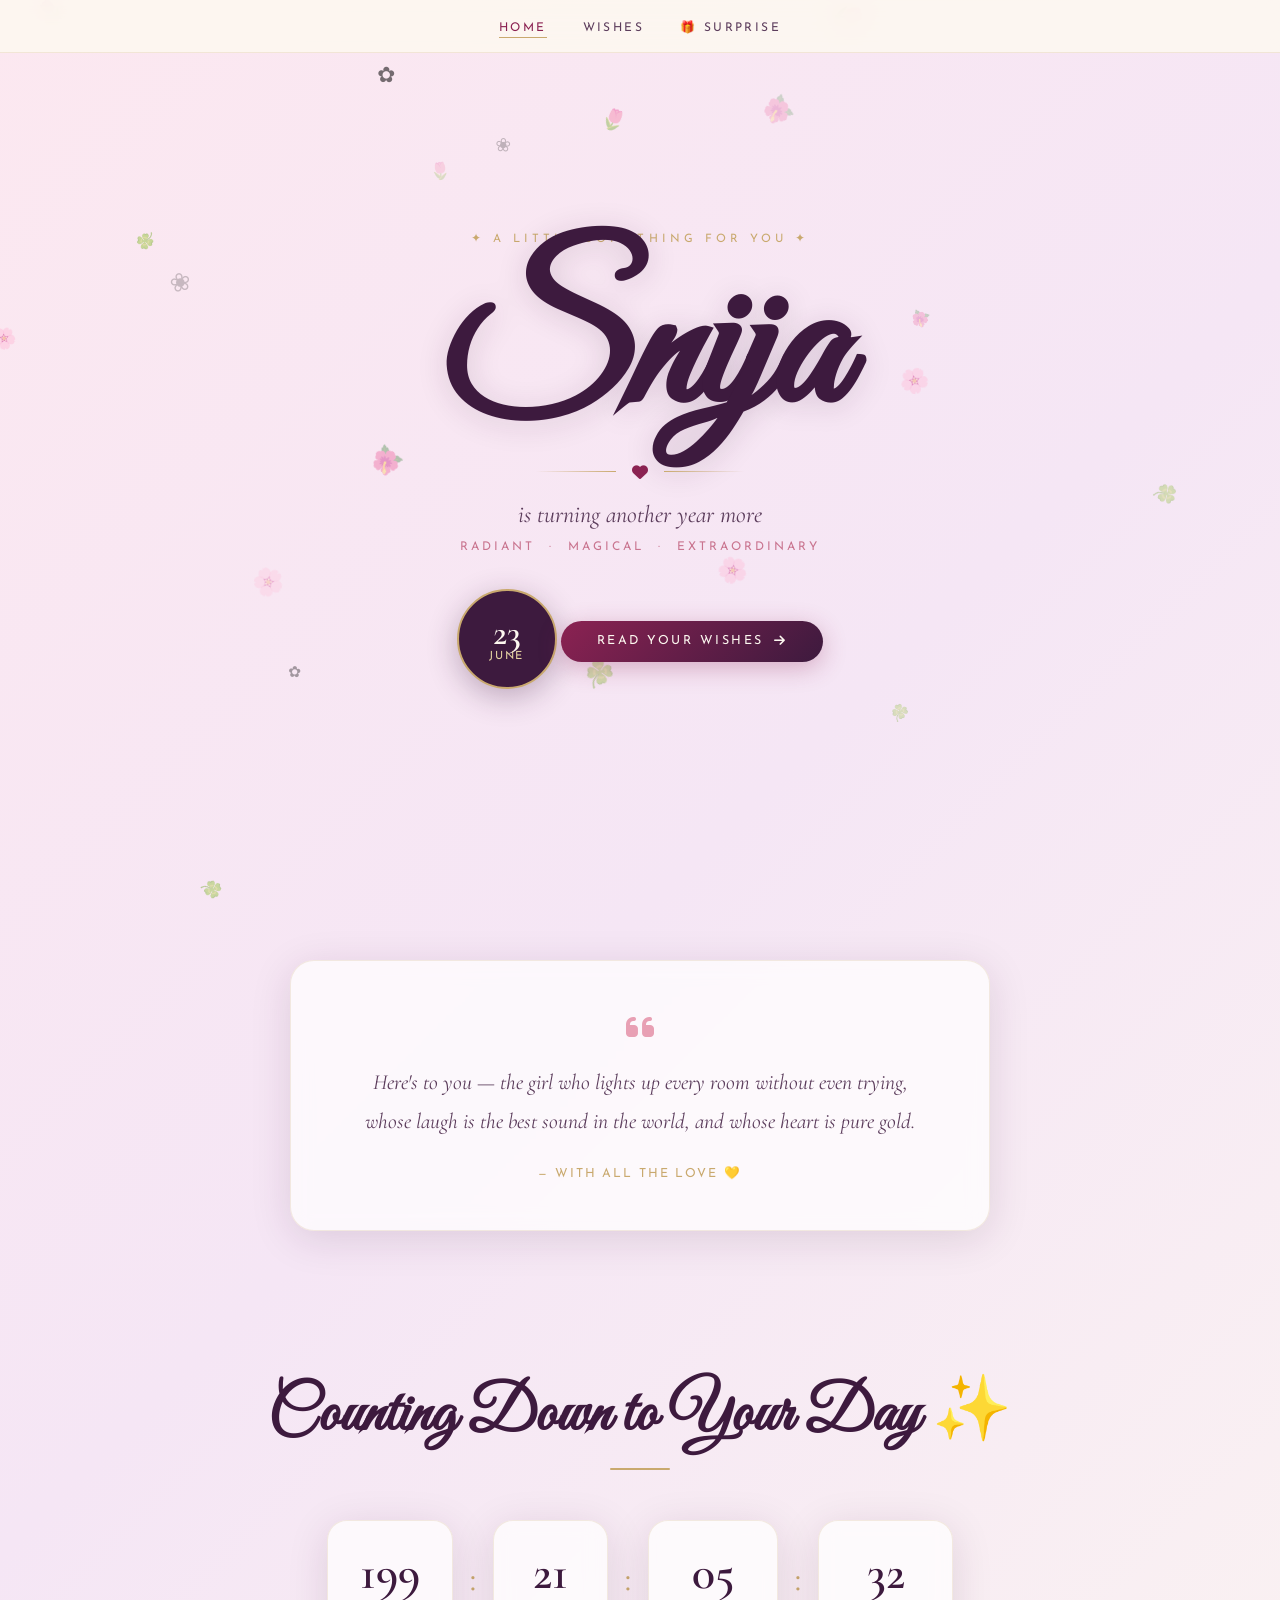
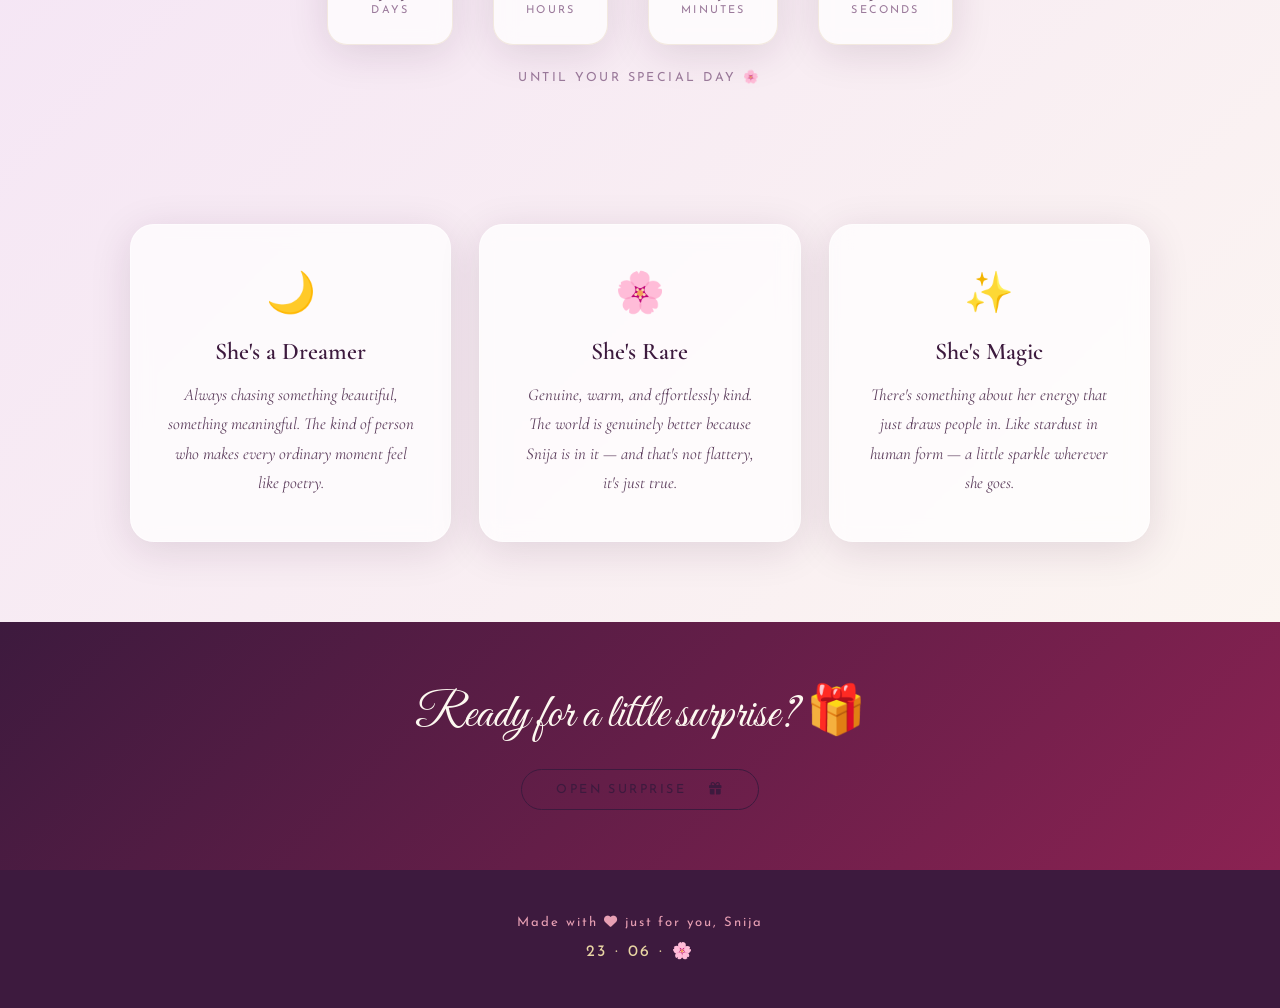
<file: index.html>
<!DOCTYPE html>
<html lang="en">
<head>
  <meta charset="UTF-8" />
  <meta name="viewport" content="width=device-width, initial-scale=1.0"/>
  <title>Happy Birthday Snija 🌸</title>
  <link rel="stylesheet" href="css/style.css" />
  <link rel="preconnect" href="https://fonts.googleapis.com" />
  <link rel="preconnect" href="https://fonts.gstatic.com" crossorigin />
  <link href="https://fonts.googleapis.com/css2?family=Cormorant+Garamond:ital,wght@0,300;0,400;0,600;1,300;1,400&family=Josefin+Sans:wght@200;300;400&family=Great+Vibes&display=swap" rel="stylesheet"/>
  <link rel="stylesheet" href="https://cdn.jsdelivr.net/npm/@fortawesome/fontawesome-free@6.4.0/css/all.min.css"/>
</head>
<body>

  <!-- Floating petals canvas -->
  <canvas id="petals-canvas"></canvas>

  <!-- NAV -->
  <nav class="nav">
    <ul>
      <li><a href="index.html" class="active">Home</a></li>
      <li><a href="wishes.html">Wishes</a></li>
      <li><a href="surprise.html">🎁 Surprise</a></li>
    </ul>
  </nav>

  <!-- HERO SECTION -->
  <header class="hero" id="home">
    <div class="hero__deco hero__deco--left">
      <div class="petal-cluster" id="left-cluster"></div>
    </div>

    <div class="hero__center">
      <p class="hero__label">✦ a little something for you ✦</p>
      <h1 class="hero__name">Snija</h1>
      <div class="hero__divider">
        <span></span><i class="fa-solid fa-heart"></i><span></span>
      </div>
      <p class="hero__subtitle">is turning another year more</p>
      <p class="hero__adjectives">radiant &nbsp;·&nbsp; magical &nbsp;·&nbsp; extraordinary</p>
      <div class="hero__date-badge">
        <span class="date-badge__day">23</span>
        <span class="date-badge__month">June</span>
      </div>
      <a href="wishes.html" class="btn-main">Read Your Wishes <i class="fa-solid fa-arrow-right"></i></a>
    </div>

    <div class="hero__deco hero__deco--right">
      <div class="petal-cluster" id="right-cluster"></div>
    </div>
  </header>

  <!-- QUOTE SECTION -->
  <section class="quote-section">
    <div class="quote-card">
      <i class="fa-solid fa-quote-left quote-icon"></i>
      <p class="quote-text">Here's to you — the girl who lights up every room without even trying, whose laugh is the best sound in the world, and whose heart is pure gold.</p>
      <p class="quote-author">— with all the love 💛</p>
    </div>
  </section>

  <!-- COUNTDOWN SECTION -->
  <section class="countdown-section">
    <h2 class="section-title">Counting Down to Your Day ✨</h2>
    <div class="countdown-grid" id="countdown">
      <div class="countdown-item">
        <span class="countdown-num" id="days">00</span>
        <span class="countdown-label">Days</span>
      </div>
      <div class="countdown-sep">:</div>
      <div class="countdown-item">
        <span class="countdown-num" id="hours">00</span>
        <span class="countdown-label">Hours</span>
      </div>
      <div class="countdown-sep">:</div>
      <div class="countdown-item">
        <span class="countdown-num" id="minutes">00</span>
        <span class="countdown-label">Minutes</span>
      </div>
      <div class="countdown-sep">:</div>
      <div class="countdown-item">
        <span class="countdown-num" id="seconds">00</span>
        <span class="countdown-label">Seconds</span>
      </div>
    </div>
    <p class="countdown-sub" id="countdown-sub">until your special day 🌸</p>
  </section>

  <!-- ABOUT SNIJA SECTION -->
  <section class="about-section">
    <div class="about-card">
      <div class="about-icon">🌙</div>
      <h3>She's a Dreamer</h3>
      <p>Always chasing something beautiful, something meaningful. The kind of person who makes every ordinary moment feel like poetry.</p>
    </div>
    <div class="about-card">
      <div class="about-icon">🌸</div>
      <h3>She's Rare</h3>
      <p>Genuine, warm, and effortlessly kind. The world is genuinely better because Snija is in it — and that's not flattery, it's just true.</p>
    </div>
    <div class="about-card">
      <div class="about-icon">✨</div>
      <h3>She's Magic</h3>
      <p>There's something about her energy that just draws people in. Like stardust in human form — a little sparkle wherever she goes.</p>
    </div>
  </section>

  <!-- CTA STRIP -->
  <section class="cta-strip">
    <p>Ready for a little surprise? 🎁</p>
    <a href="surprise.html" class="btn-secondary">Open Surprise &nbsp;<i class="fa-solid fa-gift"></i></a>
  </section>

  <!-- FOOTER -->
  <footer class="footer">
    <p>Made with <i class="fa-solid fa-heart" style="color:#e8a0b4;"></i> just for you, Snija</p>
    <p class="footer-date">23 · 06 · 🌸</p>
  </footer>

  <script src="js/petals.js"></script>
  <script src="js/countdown.js"></script>
</body>
</html>
</file>
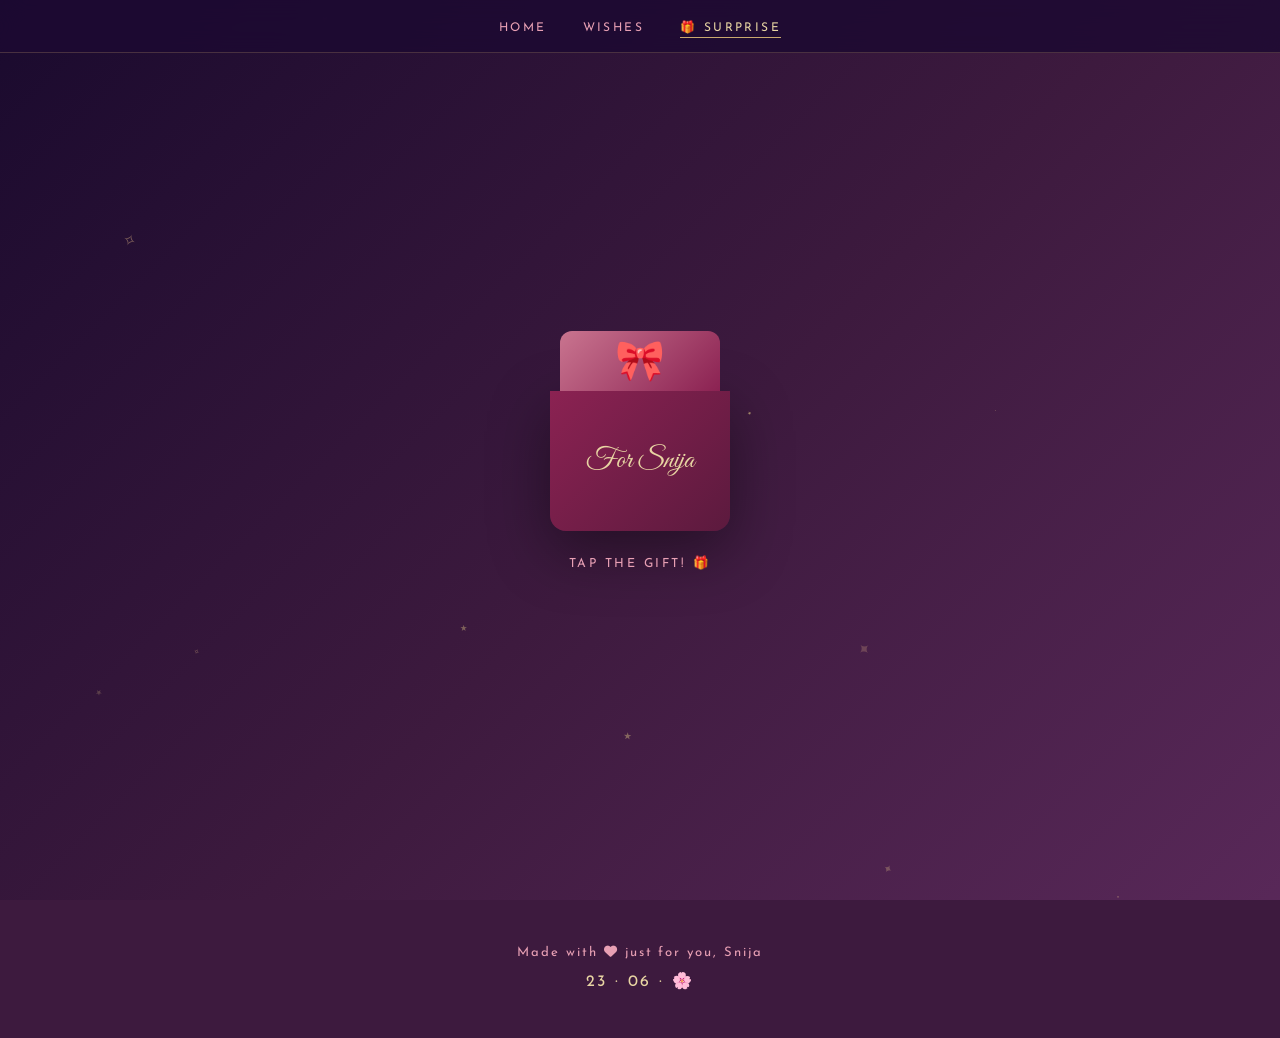
<file: surprise.html>
<!DOCTYPE html>
<html lang="en">
<head>
  <meta charset="UTF-8" />
  <meta name="viewport" content="width=device-width, initial-scale=1.0"/>
  <title>A Surprise for Snija 🎁</title>
  <link rel="stylesheet" href="css/style.css" />
  <link href="https://fonts.googleapis.com/css2?family=Cormorant+Garamond:ital,wght@0,300;0,400;0,600;1,300;1,400&family=Josefin+Sans:wght@200;300;400&family=Great+Vibes&display=swap" rel="stylesheet"/>
  <link rel="stylesheet" href="https://cdn.jsdelivr.net/npm/@fortawesome/fontawesome-free@6.4.0/css/all.min.css"/>
</head>
<body class="page-surprise">

  <canvas id="petals-canvas"></canvas>
  <canvas id="confetti-canvas"></canvas>

  <!-- NAV -->
  <nav class="nav">
    <ul>
      <li><a href="index.html">Home</a></li>
      <li><a href="wishes.html">Wishes</a></li>
      <li><a href="surprise.html" class="active">🎁 Surprise</a></li>
    </ul>
  </nav>

  <!-- SURPRISE REVEAL -->
  <section class="surprise-section" id="surprise-intro">
    <div class="surprise-box" id="gift-box">
      <div class="gift-lid" id="gift-lid">
        <div class="gift-bow">🎀</div>
      </div>
      <div class="gift-base">
        <p class="gift-label">For Snija</p>
      </div>
      <p class="gift-hint">Tap the gift! 🎁</p>
    </div>
  </section>

  <!-- REVEALED CONTENT (hidden until gift opened) -->
  <div class="surprise-reveal hidden" id="reveal-content">

    <!-- BIRTHDAY SONG / CAKE -->
    <section class="cake-section">
      <div class="cake-container">
        <div class="cake">
          <div class="cake-candles">
            <div class="candle"><div class="flame"></div></div>
            <div class="candle"><div class="flame"></div></div>
            <div class="candle"><div class="flame"></div></div>
          </div>
          <div class="cake-top">🌸</div>
          <div class="cake-layer layer1"></div>
          <div class="cake-layer layer2"></div>
          <div class="cake-layer layer3"></div>
        </div>
        <h2 class="cake-title">Happy Birthday, Snija! 🎂</h2>
        <p class="cake-sub">Blow out the candles and make a wish ✨</p>
        <button class="btn-candle" id="blow-btn">🌬️ Blow Candles!</button>
      </div>
    </section>

    <!-- REASONS WHY YOU'RE AMAZING -->
    <section class="reasons-section">
      <h2 class="section-title">Reasons You're Amazing 💫</h2>
      <div class="reasons-carousel" id="reasons-carousel">
        <div class="reason-slide active">
          <span class="reason-num">01</span>
          <p>You make people feel seen and heard without even trying.</p>
        </div>
        <div class="reason-slide">
          <span class="reason-num">02</span>
          <p>Your laugh is genuinely contagious — the best kind of infection.</p>
        </div>
        <div class="reason-slide">
          <span class="reason-num">03</span>
          <p>You somehow manage to be both hilarious and deeply wise at the same time.</p>
        </div>
        <div class="reason-slide">
          <span class="reason-num">04</span>
          <p>The way you show up for people you care about is truly inspiring.</p>
        </div>
        <div class="reason-slide">
          <span class="reason-num">05</span>
          <p>Your aesthetic sense is *chef's kiss* — you make everything look beautiful.</p>
        </div>
        <div class="reason-slide">
          <span class="reason-num">06</span>
          <p>You have a kind of quiet strength that moves mountains without making a fuss.</p>
        </div>
        <div class="reason-slide">
          <span class="reason-num">07</span>
          <p>Knowing you is one of the best things that has happened. No question.</p>
        </div>
      </div>
      <div class="carousel-controls">
        <button class="carousel-btn" id="prev-reason">← Prev</button>
        <span class="carousel-dots" id="reason-dots"></span>
        <button class="carousel-btn" id="next-reason">Next →</button>
      </div>
    </section>

    <!-- VIRTUAL GIFT -->
    <section class="virtual-gift-section">
      <h2 class="section-title">Your Virtual Birthday Gift 🎁</h2>
      <div class="gift-grid">
        <div class="vgift-card" onclick="openGift(this)">
          <div class="vgift-front">🌹<p>A rose</p></div>
          <div class="vgift-back">A reminder that you bloom beautifully even through the hardest seasons. 🌹</div>
        </div>
        <div class="vgift-card" onclick="openGift(this)">
          <div class="vgift-front">⭐<p>A star</p></div>
          <div class="vgift-back">Named after you — because you deserve to shine in the sky forever. ⭐</div>
        </div>
        <div class="vgift-card" onclick="openGift(this)">
          <div class="vgift-front">🌙<p>A wish</p></div>
          <div class="vgift-back">The deepest wish: may this year be the beginning of everything you've ever dreamed of. 🌙</div>
        </div>
        <div class="vgift-card" onclick="openGift(this)">
          <div class="vgift-front">💛<p>A hug</p></div>
          <div class="vgift-back">A warm, tight, "I'm so glad you exist" kind of hug — sent with love. 💛</div>
        </div>
      </div>
    </section>

    <!-- FINAL MESSAGE -->
    <section class="final-message">
      <div class="final-card">
        <h2>One Last Thing... 🥺</h2>
        <p>However this year treats you — whether it's messy, beautiful, confusing, or magical — just know that you are deeply, genuinely loved. And that will never change.</p>
        <p>Happy Birthday, Snija. You deserve every wonderful thing. 🌸✨</p>
        <div class="confetti-btn-wrap">
          <button class="btn-main" onclick="launchConfetti()">🎊 Celebrate!</button>
        </div>
      </div>
    </section>

  </div>

  <footer class="footer">
    <p>Made with <i class="fa-solid fa-heart" style="color:#e8a0b4;"></i> just for you, Snija</p>
    <p class="footer-date">23 · 06 · 🌸</p>
  </footer>

  <script src="js/petals.js"></script>
  <script src="js/confetti.js"></script>
  <script src="js/surprise.js"></script>
</body>
</html>
</file>
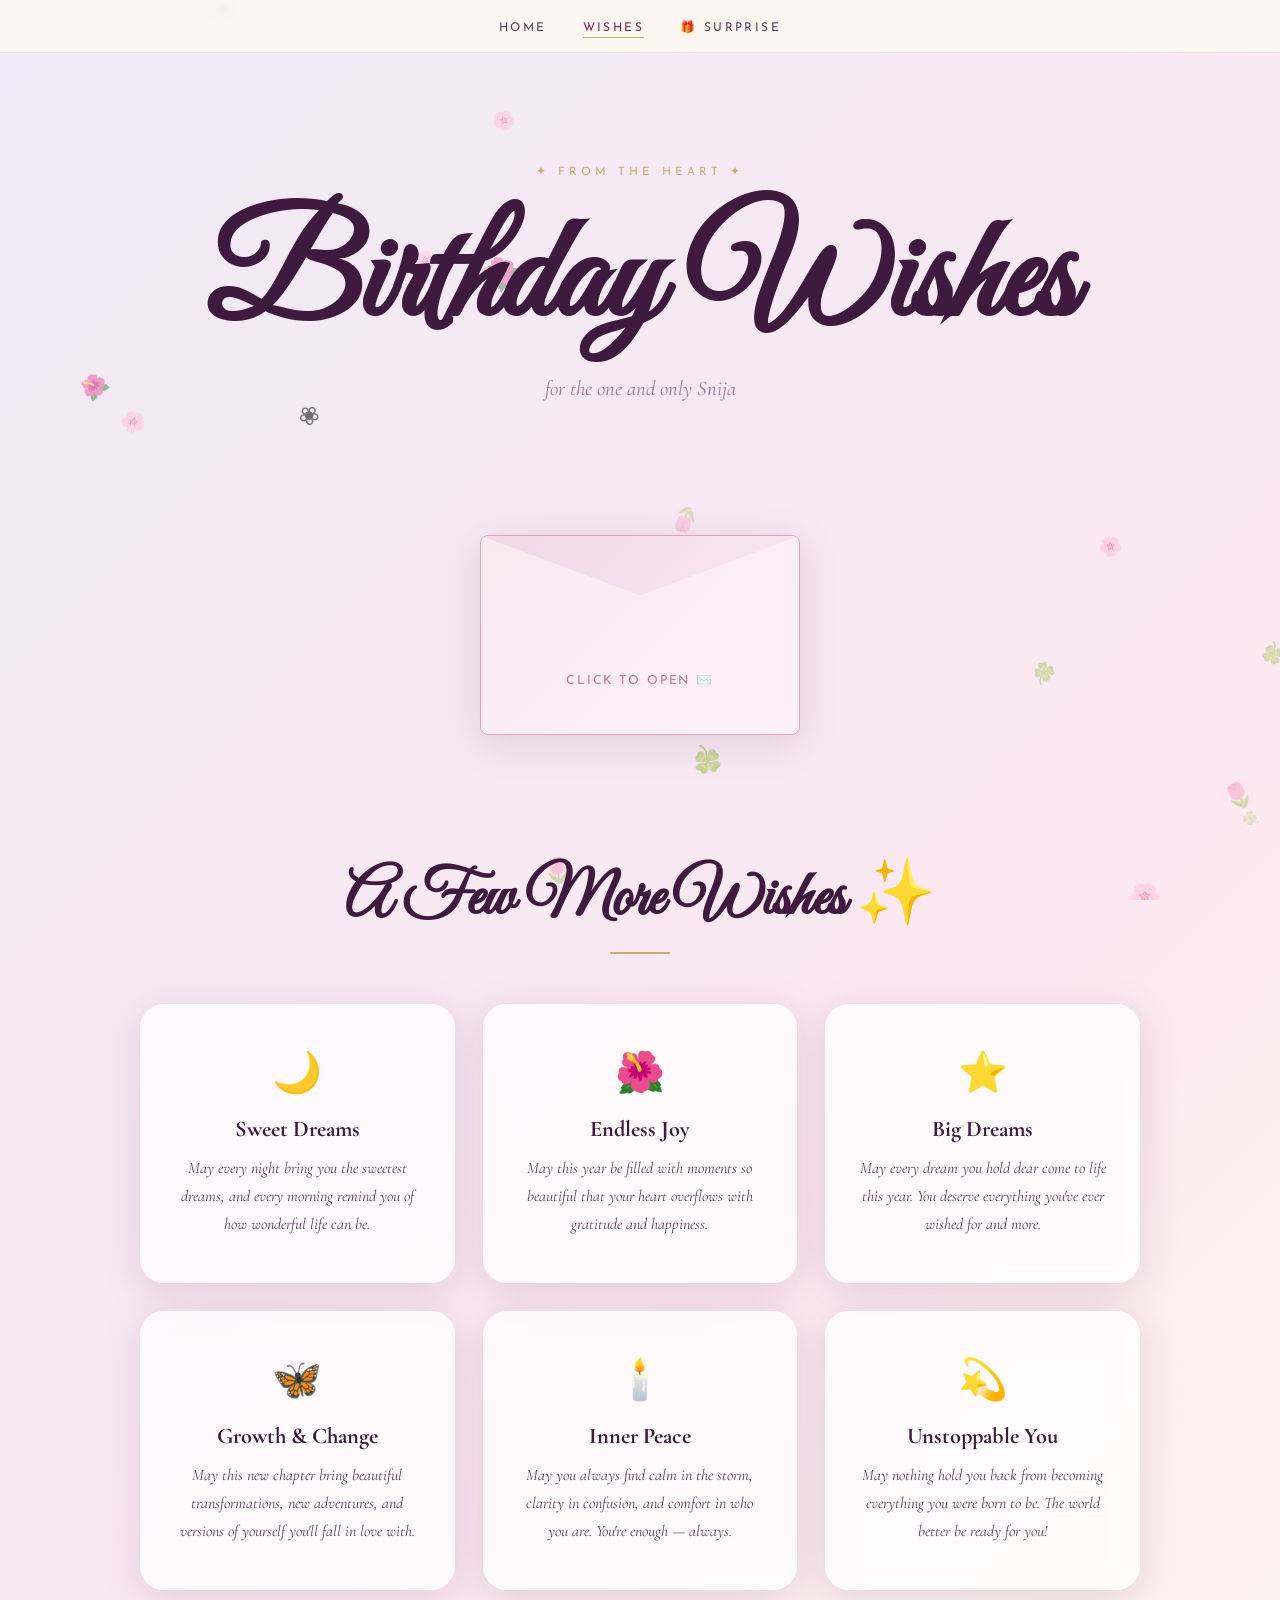
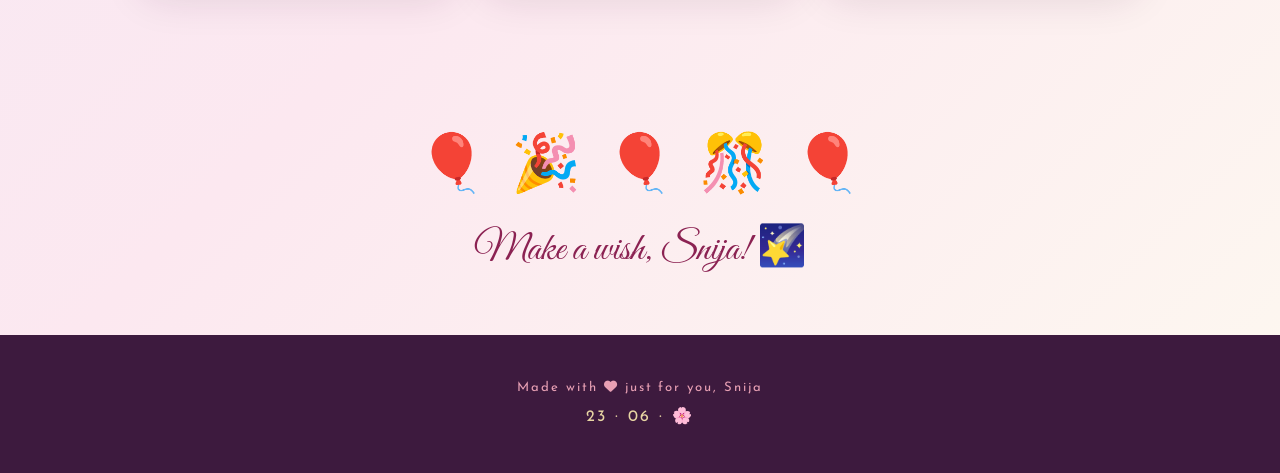
<file: wishes.html>
<!DOCTYPE html>
<html lang="en">
<head>
  <meta charset="UTF-8" />
  <meta name="viewport" content="width=device-width, initial-scale=1.0"/>
  <title>Wishes for Snija 🌸</title>
  <link rel="stylesheet" href="css/style.css" />
  <link href="https://fonts.googleapis.com/css2?family=Cormorant+Garamond:ital,wght@0,300;0,400;0,600;1,300;1,400&family=Josefin+Sans:wght@200;300;400&family=Great+Vibes&display=swap" rel="stylesheet"/>
  <link rel="stylesheet" href="https://cdn.jsdelivr.net/npm/@fortawesome/fontawesome-free@6.4.0/css/all.min.css"/>
</head>
<body class="page-wishes">

  <canvas id="petals-canvas"></canvas>

  <!-- NAV -->
  <nav class="nav">
    <ul>
      <li><a href="index.html">Home</a></li>
      <li><a href="wishes.html" class="active">Wishes</a></li>
      <li><a href="surprise.html">🎁 Surprise</a></li>
    </ul>
  </nav>

  <!-- PAGE HERO -->
  <header class="page-hero">
    <p class="hero__label">✦ from the heart ✦</p>
    <h1 class="page-hero__title">Birthday Wishes</h1>
    <p class="page-hero__sub">for the one and only Snija</p>
  </header>

  <!-- LETTER SECTION -->
  <section class="letter-section">
    <div class="letter-envelope" id="envelope">
      <div class="envelope-flap"></div>
      <div class="envelope-body">
        <p class="envelope-hint">Click to open ✉️</p>
      </div>
    </div>

    <div class="letter-content hidden" id="letter">
      <div class="letter-paper">
        <p class="letter-date">June 23rd 🌸</p>
        <p class="letter-greeting">Dear Snija,</p>
        <p>There are some people who come into your life and just make everything brighter. You're one of those people — and I want you to know how much that means.</p>
        <p>On this birthday, I hope the universe gives you back even a fraction of what you give to everyone around you. You deserve mornings full of light, evenings full of laughter, and a year so beautiful it takes your breath away.</p>
        <p>May every wish you've ever kept secret finally find its way to you. May you be loved deeply, celebrated loudly, and held close by the people who matter most.</p>
        <p>You are one of a kind, Snija. Genuinely, truly, irreplaceably <em>you</em>. And that is the most magical thing in the world.</p>
        <p>Happy Birthday, gorgeous. 🎂✨</p>
        <p class="letter-sign">With so much love,<br/><span>Your friend who made this website 🥺💛</span></p>
      </div>
    </div>
  </section>

  <!-- WISHES CARDS -->
  <section class="wishes-grid-section">
    <h2 class="section-title">A Few More Wishes ✨</h2>
    <div class="wishes-grid">

      <div class="wish-card" style="--delay:0s">
        <div class="wish-icon">🌙</div>
        <h3>Sweet Dreams</h3>
        <p>May every night bring you the sweetest dreams, and every morning remind you of how wonderful life can be.</p>
      </div>

      <div class="wish-card" style="--delay:0.1s">
        <div class="wish-icon">🌺</div>
        <h3>Endless Joy</h3>
        <p>May this year be filled with moments so beautiful that your heart overflows with gratitude and happiness.</p>
      </div>

      <div class="wish-card" style="--delay:0.2s">
        <div class="wish-icon">⭐</div>
        <h3>Big Dreams</h3>
        <p>May every dream you hold dear come to life this year. You deserve everything you've ever wished for and more.</p>
      </div>

      <div class="wish-card" style="--delay:0.3s">
        <div class="wish-icon">🦋</div>
        <h3>Growth & Change</h3>
        <p>May this new chapter bring beautiful transformations, new adventures, and versions of yourself you'll fall in love with.</p>
      </div>

      <div class="wish-card" style="--delay:0.4s">
        <div class="wish-icon">🕯️</div>
        <h3>Inner Peace</h3>
        <p>May you always find calm in the storm, clarity in confusion, and comfort in who you are. You're enough — always.</p>
      </div>

      <div class="wish-card" style="--delay:0.5s">
        <div class="wish-icon">💫</div>
        <h3>Unstoppable You</h3>
        <p>May nothing hold you back from becoming everything you were born to be. The world better be ready for you!</p>
      </div>

    </div>
  </section>

  <!-- BALLOON SECTION -->
  <section class="balloon-section">
    <div class="balloons">
      <div class="balloon b1">🎈</div>
      <div class="balloon b2">🎉</div>
      <div class="balloon b3">🎈</div>
      <div class="balloon b4">🎊</div>
      <div class="balloon b5">🎈</div>
    </div>
    <p class="balloon-text">Make a wish, Snija! 🌠</p>
  </section>

  <footer class="footer">
    <p>Made with <i class="fa-solid fa-heart" style="color:#e8a0b4;"></i> just for you, Snija</p>
    <p class="footer-date">23 · 06 · 🌸</p>
  </footer>

  <script src="js/petals.js"></script>
  <script>
    // Envelope open effect
    const envelope = document.getElementById('envelope');
    const letter = document.getElementById('letter');
    envelope.addEventListener('click', () => {
      envelope.classList.add('open');
      setTimeout(() => {
        envelope.style.display = 'none';
        letter.classList.remove('hidden');
        letter.classList.add('fade-in');
      }, 800);
    });
  </script>
</body>
</html>
</file>
<file: css/style.css>
/* ============================================
   SNIJA'S BIRTHDAY — AESTHETIC CSS
   Theme: Romantic Dark Botanical
   Colors: Deep plum, dusty rose, warm cream, gold
   Vibe: Elegant, moody, whimsical
   ============================================ */

@import url('https://fonts.googleapis.com/css2?family=Cormorant+Garamond:ital,wght@0,300;0,400;0,600;1,300;1,400&family=Josefin+Sans:wght@200;300;400&family=Great+Vibes&display=swap');

/* ============ CSS VARIABLES ============ */
:root {
  --plum: #3d1a3e;
  --deep-rose: #8b2252;
  --dusty-rose: #c9748f;
  --blush: #e8a0b4;
  --pale-blush: #fce8f0;
  --cream: #fdf8f0;
  --warm-gold: #c9a96e;
  --soft-gold: #e8d5a3;
  --dark-text: #2a1a2e;
  --mid-text: #5c3d5c;
  --light-text: #9b7a9b;
  --white: #ffffff;
  --card-bg: rgba(255,255,255,0.72);
  --glass: rgba(255,255,255,0.15);
  --shadow: 0 8px 40px rgba(61,26,62,0.13);
  --shadow-hover: 0 20px 60px rgba(61,26,62,0.22);

  --font-serif: 'Cormorant Garamond', Georgia, serif;
  --font-sans: 'Josefin Sans', sans-serif;
  --font-script: 'Great Vibes', cursive;
}

/* ============ RESET ============ */
*, *::before, *::after {
  margin: 0;
  padding: 0;
  box-sizing: border-box;
}

html {
  scroll-behavior: smooth;
  font-size: 16px;
}

body {
  font-family: var(--font-serif);
  background: linear-gradient(135deg, #fce8f0 0%, #f5e6f5 40%, #fdf8f0 100%);
  min-height: 100vh;
  color: var(--dark-text);
  overflow-x: hidden;
}

/* Page-specific backgrounds */
body.page-wishes {
  background: linear-gradient(135deg, #f0eaf8 0%, #fce8f0 60%, #fdf8f0 100%);
}
body.page-surprise {
  background: linear-gradient(135deg, #1a0a2e 0%, #3d1a3e 50%, #5c2a5c 100%);
  color: var(--cream);
}
body.page-gallery {
  background: linear-gradient(135deg, #fdf8f0 0%, #fce8f0 50%, #f5e6f5 100%);
}

/* ============ CANVAS (petals + confetti) ============ */
#petals-canvas,
#confetti-canvas {
  position: fixed;
  top: 0; left: 0;
  width: 100%; height: 100%;
  pointer-events: none;
  z-index: 0;
}
#confetti-canvas { z-index: 999; }

/* ============ NAVIGATION ============ */
.nav {
  position: fixed;
  top: 0; left: 0; right: 0;
  z-index: 100;
  padding: 16px 40px;
  display: flex;
  justify-content: center;
  background: rgba(253,248,240,0.85);
  backdrop-filter: blur(12px);
  -webkit-backdrop-filter: blur(12px);
  border-bottom: 1px solid rgba(201,164,110,0.2);
}

body.page-surprise .nav {
  background: rgba(29,10,50,0.85);
  border-bottom: 1px solid rgba(201,164,110,0.25);
}

.nav ul {
  list-style: none;
  display: flex;
  gap: 36px;
  align-items: center;
}

.nav a {
  font-family: var(--font-sans);
  font-size: 0.75rem;
  letter-spacing: 0.2em;
  text-transform: uppercase;
  text-decoration: none;
  color: var(--mid-text);
  transition: color 0.3s;
  position: relative;
  padding-bottom: 4px;
}

.nav a::after {
  content: '';
  position: absolute;
  bottom: 0; left: 0;
  width: 0; height: 1px;
  background: var(--warm-gold);
  transition: width 0.3s ease;
}

.nav a:hover,
.nav a.active {
  color: var(--deep-rose);
}
.nav a:hover::after,
.nav a.active::after {
  width: 100%;
}

body.page-surprise .nav a {
  color: var(--blush);
}
body.page-surprise .nav a:hover,
body.page-surprise .nav a.active {
  color: var(--soft-gold);
}

/* ============ HERO ============ */
.hero {
  min-height: 100vh;
  display: flex;
  align-items: center;
  justify-content: center;
  padding: 120px 40px 60px;
  position: relative;
  overflow: hidden;
}

.hero__center {
  text-align: center;
  z-index: 1;
  position: relative;
}

.hero__label {
  font-family: var(--font-sans);
  font-size: 0.72rem;
  letter-spacing: 0.35em;
  text-transform: uppercase;
  color: var(--warm-gold);
  margin-bottom: 24px;
}

.hero__name {
  font-family: var(--font-script);
  font-size: clamp(6rem, 16vw, 14rem);
  line-height: 0.85;
  color: var(--plum);
  text-shadow: 0 4px 30px rgba(61,26,62,0.15);
  margin-bottom: 20px;
}

.hero__divider {
  display: flex;
  align-items: center;
  gap: 16px;
  justify-content: center;
  margin: 20px 0;
}

.hero__divider span {
  display: block;
  height: 1px;
  width: 80px;
  background: linear-gradient(90deg, transparent, var(--warm-gold));
}
.hero__divider span:last-child {
  background: linear-gradient(90deg, var(--warm-gold), transparent);
}

.hero__divider i {
  color: var(--deep-rose);
  font-size: 1rem;
  animation: heartbeat 1.5s ease-in-out infinite;
}

@keyframes heartbeat {
  0%, 100% { transform: scale(1); }
  50% { transform: scale(1.25); }
}

.hero__subtitle {
  font-family: var(--font-serif);
  font-size: clamp(1.1rem, 2.5vw, 1.5rem);
  font-style: italic;
  color: var(--mid-text);
  margin-bottom: 12px;
}

.hero__adjectives {
  font-family: var(--font-sans);
  font-size: 0.75rem;
  letter-spacing: 0.25em;
  text-transform: uppercase;
  color: var(--dusty-rose);
  margin-bottom: 36px;
}

.hero__date-badge {
  display: inline-flex;
  flex-direction: column;
  align-items: center;
  background: var(--plum);
  color: var(--cream);
  border-radius: 50%;
  width: 100px; height: 100px;
  justify-content: center;
  margin: 0 auto 40px;
  box-shadow: 0 8px 30px rgba(61,26,62,0.3);
  border: 2px solid var(--warm-gold);
}

.date-badge__day {
  font-family: var(--font-serif);
  font-size: 2.2rem;
  font-weight: 600;
  line-height: 1;
}
.date-badge__month {
  font-family: var(--font-sans);
  font-size: 0.7rem;
  letter-spacing: 0.15em;
  text-transform: uppercase;
  color: var(--soft-gold);
}

.hero__deco {
  position: absolute;
  top: 50%;
  transform: translateY(-50%);
  opacity: 0.6;
  font-size: 4rem;
  display: flex;
  flex-direction: column;
  gap: 20px;
}
.hero__deco--left { left: 40px; }
.hero__deco--right { right: 40px; }

/* ============ BUTTONS ============ */
.btn-main {
  display: inline-flex;
  align-items: center;
  gap: 10px;
  background: linear-gradient(135deg, var(--deep-rose), var(--plum));
  color: var(--cream);
  text-decoration: none;
  font-family: var(--font-sans);
  font-size: 0.78rem;
  letter-spacing: 0.2em;
  text-transform: uppercase;
  padding: 14px 36px;
  border-radius: 50px;
  border: none;
  cursor: pointer;
  transition: transform 0.3s, box-shadow 0.3s;
  box-shadow: 0 6px 25px rgba(139,34,82,0.3);
}

.btn-main:hover {
  transform: translateY(-3px);
  box-shadow: 0 12px 35px rgba(139,34,82,0.4);
}

.btn-secondary {
  display: inline-flex;
  align-items: center;
  gap: 10px;
  background: transparent;
  color: var(--plum);
  text-decoration: none;
  font-family: var(--font-sans);
  font-size: 0.78rem;
  letter-spacing: 0.2em;
  text-transform: uppercase;
  padding: 13px 34px;
  border-radius: 50px;
  border: 1.5px solid var(--plum);
  cursor: pointer;
  transition: all 0.3s;
}
.btn-secondary:hover {
  background: var(--plum);
  color: var(--cream);
  transform: translateY(-2px);
}

/* ============ SECTION TITLE ============ */
.section-title {
  font-family: var(--font-script);
  font-size: clamp(2rem, 6vw, 4rem);
  color: var(--plum);
  text-align: center;
  margin-bottom: 50px;
  position: relative;
}
.section-title::after {
  content: '';
  display: block;
  width: 60px;
  height: 2px;
  background: var(--warm-gold);
  margin: 12px auto 0;
  border-radius: 2px;
}

body.page-surprise .section-title {
  color: var(--soft-gold);
}

/* ============ QUOTE SECTION ============ */
.quote-section {
  padding: 60px 40px;
  display: flex;
  justify-content: center;
  position: relative;
  z-index: 1;
}

.quote-card {
  max-width: 700px;
  background: var(--card-bg);
  border-radius: 24px;
  padding: 50px 60px;
  text-align: center;
  box-shadow: var(--shadow);
  backdrop-filter: blur(10px);
  border: 1px solid rgba(201,164,110,0.2);
  position: relative;
}

.quote-icon {
  font-size: 2rem;
  color: var(--blush);
  margin-bottom: 20px;
  display: block;
}

.quote-text {
  font-size: clamp(1.1rem, 2.5vw, 1.35rem);
  font-style: italic;
  line-height: 1.8;
  color: var(--mid-text);
  margin-bottom: 24px;
}

.quote-author {
  font-family: var(--font-sans);
  font-size: 0.78rem;
  letter-spacing: 0.15em;
  color: var(--warm-gold);
  text-transform: uppercase;
}

/* ============ COUNTDOWN ============ */
.countdown-section {
  padding: 80px 40px;
  text-align: center;
  position: relative;
  z-index: 1;
}

.countdown-grid {
  display: flex;
  align-items: center;
  justify-content: center;
  gap: 16px;
  flex-wrap: wrap;
  margin-bottom: 24px;
}

.countdown-item {
  background: var(--card-bg);
  backdrop-filter: blur(10px);
  border-radius: 20px;
  padding: 28px 32px;
  min-width: 110px;
  box-shadow: var(--shadow);
  border: 1px solid rgba(201,164,110,0.2);
  display: flex;
  flex-direction: column;
  align-items: center;
}

.countdown-num {
  font-family: var(--font-serif);
  font-size: 3rem;
  font-weight: 600;
  color: var(--plum);
  line-height: 1;
  display: block;
}

.countdown-label {
  font-family: var(--font-sans);
  font-size: 0.68rem;
  letter-spacing: 0.2em;
  text-transform: uppercase;
  color: var(--light-text);
  margin-top: 8px;
}

.countdown-sep {
  font-size: 2.5rem;
  color: var(--warm-gold);
  font-weight: 300;
  align-self: center;
  margin-top: -10px;
}

.countdown-sub {
  font-family: var(--font-sans);
  font-size: 0.78rem;
  letter-spacing: 0.2em;
  text-transform: uppercase;
  color: var(--light-text);
}

/* ============ ABOUT SECTION ============ */
.about-section {
  padding: 60px 40px 80px;
  display: grid;
  grid-template-columns: repeat(auto-fit, minmax(260px, 1fr));
  gap: 28px;
  max-width: 1100px;
  margin: 0 auto;
  position: relative;
  z-index: 1;
}

.about-card {
  background: var(--card-bg);
  backdrop-filter: blur(10px);
  border-radius: 24px;
  padding: 44px 36px;
  text-align: center;
  box-shadow: var(--shadow);
  border: 1px solid rgba(255,255,255,0.5);
  transition: transform 0.3s, box-shadow 0.3s;
}

.about-card:hover {
  transform: translateY(-8px);
  box-shadow: var(--shadow-hover);
}

.about-icon {
  font-size: 2.5rem;
  margin-bottom: 20px;
  display: block;
}

.about-card h3 {
  font-family: var(--font-serif);
  font-size: 1.5rem;
  font-weight: 600;
  color: var(--plum);
  margin-bottom: 14px;
}

.about-card p {
  font-size: 1.05rem;
  line-height: 1.75;
  color: var(--mid-text);
  font-style: italic;
}

/* ============ CTA STRIP ============ */
.cta-strip {
  background: linear-gradient(135deg, var(--plum), var(--deep-rose));
  padding: 60px 40px;
  text-align: center;
  position: relative;
  z-index: 1;
}

.cta-strip p {
  font-family: var(--font-script);
  font-size: clamp(1.8rem, 4vw, 3rem);
  color: var(--cream);
  margin-bottom: 24px;
}

/* ============ FOOTER ============ */
.footer {
  background: var(--plum);
  color: var(--blush);
  text-align: center;
  padding: 40px;
  position: relative;
  z-index: 1;
}

.footer p {
  font-family: var(--font-sans);
  font-size: 0.82rem;
  letter-spacing: 0.15em;
  line-height: 2;
}

.footer-date {
  color: var(--soft-gold) !important;
  font-size: 1rem !important;
}

/* ============ PAGE HERO (inner pages) ============ */
.page-hero {
  min-height: 55vh;
  display: flex;
  flex-direction: column;
  align-items: center;
  justify-content: center;
  text-align: center;
  padding: 130px 40px 60px;
  position: relative;
  z-index: 1;
}

.page-hero__title {
  font-family: var(--font-script);
  font-size: clamp(4rem, 12vw, 9rem);
  color: var(--plum);
  line-height: 0.9;
  margin: 16px 0;
}

body.page-surprise .page-hero__title {
  color: var(--soft-gold);
}

.page-hero__sub {
  font-family: var(--font-serif);
  font-style: italic;
  font-size: clamp(1rem, 2.5vw, 1.3rem);
  color: var(--light-text);
  margin-top: 12px;
}

/* ============ WISHES PAGE ============ */

/* Envelope */
.letter-section {
  padding: 40px;
  display: flex;
  justify-content: center;
  position: relative;
  z-index: 1;
}

.letter-envelope {
  width: 320px;
  height: 200px;
  background: linear-gradient(135deg, #f9eaf0, #fdf0f8);
  border: 1px solid var(--blush);
  border-radius: 8px;
  position: relative;
  cursor: pointer;
  box-shadow: var(--shadow);
  transition: transform 0.3s, box-shadow 0.3s;
  overflow: hidden;
}

.letter-envelope:hover {
  transform: translateY(-6px) scale(1.02);
  box-shadow: var(--shadow-hover);
}

.envelope-flap {
  position: absolute;
  top: 0; left: 0;
  width: 100%; height: 50%;
  background: linear-gradient(135deg, #f0d8e8, #f9eaf0);
  clip-path: polygon(0 0, 50% 60%, 100% 0);
  transform-origin: top center;
  transition: transform 0.8s ease;
}

.letter-envelope.open .envelope-flap {
  transform: rotateX(180deg);
}

.envelope-body {
  position: absolute;
  bottom: 0; left: 0; right: 0;
  height: 55%;
  display: flex;
  align-items: center;
  justify-content: center;
}

.envelope-hint {
  font-family: var(--font-sans);
  font-size: 0.78rem;
  letter-spacing: 0.15em;
  color: var(--dusty-rose);
  text-transform: uppercase;
}

/* Letter paper */
.letter-content {
  max-width: 680px;
  width: 100%;
}

.letter-paper {
  background: var(--cream);
  border-radius: 4px;
  padding: 56px 60px;
  box-shadow: var(--shadow-hover), inset 0 0 0 1px rgba(201,164,110,0.15);
  border-left: 4px solid var(--warm-gold);
  line-height: 2;
  position: relative;
}

.letter-paper::before {
  content: '';
  position: absolute;
  top: 0; left: 0; right: 0;
  height: 3px;
  background: linear-gradient(90deg, var(--deep-rose), var(--warm-gold), var(--blush));
}

.letter-date {
  font-family: var(--font-sans);
  font-size: 0.75rem;
  letter-spacing: 0.2em;
  color: var(--light-text);
  text-transform: uppercase;
  margin-bottom: 20px;
}

.letter-greeting {
  font-family: var(--font-script);
  font-size: 2rem;
  color: var(--deep-rose);
  margin-bottom: 24px;
}

.letter-paper p {
  font-size: 1.08rem;
  color: var(--mid-text);
  margin-bottom: 18px;
}

.letter-paper em {
  color: var(--deep-rose);
  font-style: italic;
}

.letter-sign {
  font-family: var(--font-script);
  font-size: 1.5rem !important;
  color: var(--plum) !important;
  margin-top: 30px !important;
}

.letter-sign span {
  font-family: var(--font-sans);
  font-size: 0.75rem;
  letter-spacing: 0.1em;
  color: var(--light-text);
  display: block;
}

/* Wishes Grid */
.wishes-grid-section {
  padding: 80px 40px;
  position: relative;
  z-index: 1;
}

.wishes-grid {
  display: grid;
  grid-template-columns: repeat(auto-fit, minmax(280px, 1fr));
  gap: 28px;
  max-width: 1000px;
  margin: 0 auto;
}

.wish-card {
  background: var(--card-bg);
  backdrop-filter: blur(10px);
  border-radius: 24px;
  padding: 44px 32px;
  text-align: center;
  box-shadow: var(--shadow);
  border: 1px solid rgba(255,255,255,0.6);
  transition: transform 0.3s, box-shadow 0.3s;
  animation: fadeUp 0.6s ease both;
  animation-delay: var(--delay, 0s);
}

.wish-card:hover {
  transform: translateY(-8px);
  box-shadow: var(--shadow-hover);
}

@keyframes fadeUp {
  from { opacity: 0; transform: translateY(30px); }
  to   { opacity: 1; transform: translateY(0); }
}

.wish-icon {
  font-size: 2.5rem;
  margin-bottom: 18px;
  display: block;
}

.wish-card h3 {
  font-family: var(--font-serif);
  font-size: 1.4rem;
  color: var(--plum);
  margin-bottom: 12px;
}

.wish-card p {
  font-size: 1rem;
  line-height: 1.75;
  color: var(--mid-text);
  font-style: italic;
}

/* Balloons */
.balloon-section {
  padding: 60px 40px;
  text-align: center;
  position: relative;
  z-index: 1;
  overflow: hidden;
}

.balloons {
  display: flex;
  justify-content: center;
  gap: 24px;
  flex-wrap: wrap;
  margin-bottom: 24px;
}

.balloon {
  font-size: 3.5rem;
  animation: floatBalloon 3s ease-in-out infinite;
}
.b1 { animation-delay: 0s; }
.b2 { animation-delay: 0.3s; }
.b3 { animation-delay: 0.6s; }
.b4 { animation-delay: 0.9s; }
.b5 { animation-delay: 1.2s; }

@keyframes floatBalloon {
  0%, 100% { transform: translateY(0) rotate(-5deg); }
  50% { transform: translateY(-20px) rotate(5deg); }
}

.balloon-text {
  font-family: var(--font-script);
  font-size: 2.5rem;
  color: var(--deep-rose);
}

/* ============ SURPRISE PAGE ============ */

.surprise-section {
  min-height: 100vh;
  display: flex;
  align-items: center;
  justify-content: center;
  position: relative;
  z-index: 1;
}

.surprise-box {
  text-align: center;
  cursor: pointer;
  position: relative;
}

.gift-lid {
  width: 160px;
  height: 60px;
  background: linear-gradient(135deg, #c9748f, #8b2252);
  border-radius: 12px 12px 0 0;
  margin: 0 auto;
  display: flex;
  align-items: center;
  justify-content: center;
  transform-origin: bottom center;
  transition: transform 0.6s cubic-bezier(0.34,1.56,0.64,1);
  position: relative;
  z-index: 2;
}

.surprise-box.opened .gift-lid {
  transform: rotate(-30deg) translateY(-40px);
}

.gift-bow {
  font-size: 2.5rem;
  animation: bounceBow 1.5s ease-in-out infinite;
}

@keyframes bounceBow {
  0%, 100% { transform: scale(1); }
  50% { transform: scale(1.15); }
}

.gift-base {
  width: 180px;
  height: 140px;
  background: linear-gradient(135deg, #8b2252, #5c1a3e);
  border-radius: 0 0 16px 16px;
  margin: 0 auto;
  display: flex;
  align-items: center;
  justify-content: center;
  box-shadow: 0 20px 60px rgba(0,0,0,0.4);
}

.gift-label {
  font-family: var(--font-script);
  font-size: 1.8rem;
  color: var(--soft-gold);
}

.gift-hint {
  font-family: var(--font-sans);
  font-size: 0.78rem;
  letter-spacing: 0.2em;
  text-transform: uppercase;
  color: var(--blush);
  margin-top: 24px;
  animation: pulse 1.5s ease-in-out infinite;
}

@keyframes pulse {
  0%, 100% { opacity: 1; }
  50% { opacity: 0.5; }
}

/* Cake */
.cake-section {
  padding: 80px 40px;
  display: flex;
  justify-content: center;
  position: relative;
  z-index: 1;
}

.cake-container {
  text-align: center;
}

.cake {
  display: inline-block;
  margin-bottom: 30px;
}

.cake-candles {
  display: flex;
  gap: 20px;
  justify-content: center;
  margin-bottom: 4px;
}

.candle {
  width: 12px;
  height: 40px;
  background: linear-gradient(180deg, #fff5c0, #ffd700);
  border-radius: 4px 4px 2px 2px;
  position: relative;
}

.flame {
  width: 10px;
  height: 16px;
  background: radial-gradient(ellipse at bottom, #fff 0%, #ffcc00 40%, #ff6600 100%);
  border-radius: 50% 50% 30% 30%;
  position: absolute;
  top: -16px;
  left: 1px;
  animation: flicker 0.5s ease-in-out infinite alternate;
}

@keyframes flicker {
  from { transform: scaleX(1) scaleY(1); opacity: 1; }
  to   { transform: scaleX(0.85) scaleY(1.1); opacity: 0.85; }
}

.candle.blown .flame { display: none; }

.cake-top {
  font-size: 1.5rem;
  background: linear-gradient(135deg, #f9d5e5, #f5a0c5);
  border-radius: 50% 50% 0 0;
  width: 160px;
  height: 50px;
  display: flex;
  align-items: center;
  justify-content: center;
  border: 2px solid rgba(255,255,255,0.5);
}

.cake-layer {
  width: 160px;
  height: 42px;
}

.layer1 {
  background: linear-gradient(180deg, #fce4ec, #f48fb1);
  border-left: 2px solid rgba(255,255,255,0.3);
  border-right: 2px solid rgba(255,255,255,0.3);
}
.layer2 {
  background: linear-gradient(180deg, #d81b60, #ad1457);
  border-left: 2px solid rgba(255,255,255,0.2);
  border-right: 2px solid rgba(255,255,255,0.2);
}
.layer3 {
  background: linear-gradient(180deg, #880e4f, #560027);
  border-radius: 0 0 8px 8px;
  border-left: 2px solid rgba(255,255,255,0.15);
  border-right: 2px solid rgba(255,255,255,0.15);
  box-shadow: 0 10px 40px rgba(0,0,0,0.35);
}

.cake-title {
  font-family: var(--font-script);
  font-size: clamp(2rem, 6vw, 4.5rem);
  color: var(--soft-gold);
  margin-bottom: 12px;
}

.cake-sub {
  font-family: var(--font-serif);
  font-size: 1.1rem;
  font-style: italic;
  color: var(--blush);
  margin-bottom: 28px;
}

.btn-candle {
  background: linear-gradient(135deg, var(--warm-gold), var(--soft-gold));
  color: var(--plum);
  font-family: var(--font-sans);
  font-size: 0.78rem;
  letter-spacing: 0.15em;
  text-transform: uppercase;
  padding: 12px 30px;
  border-radius: 50px;
  border: none;
  cursor: pointer;
  transition: transform 0.3s, box-shadow 0.3s;
  box-shadow: 0 6px 20px rgba(201,164,110,0.3);
}

.btn-candle:hover {
  transform: translateY(-3px);
  box-shadow: 0 12px 30px rgba(201,164,110,0.4);
}

/* Reasons Carousel */
.reasons-section {
  padding: 60px 40px 80px;
  text-align: center;
  position: relative;
  z-index: 1;
}

.reasons-carousel {
  max-width: 600px;
  margin: 0 auto 30px;
  position: relative;
  min-height: 120px;
}

.reason-slide {
  display: none;
  animation: fadeSlide 0.5s ease;
}

.reason-slide.active {
  display: block;
}

@keyframes fadeSlide {
  from { opacity: 0; transform: translateX(20px); }
  to   { opacity: 1; transform: translateX(0); }
}

.reason-num {
  font-family: var(--font-sans);
  font-size: 0.7rem;
  letter-spacing: 0.3em;
  color: var(--warm-gold);
  display: block;
  margin-bottom: 16px;
}

.reason-slide p {
  font-family: var(--font-serif);
  font-size: clamp(1.2rem, 3vw, 1.7rem);
  font-style: italic;
  color: var(--cream);
  line-height: 1.6;
}

.carousel-controls {
  display: flex;
  align-items: center;
  justify-content: center;
  gap: 20px;
}

.carousel-btn {
  background: transparent;
  border: 1px solid var(--blush);
  color: var(--blush);
  font-family: var(--font-sans);
  font-size: 0.72rem;
  letter-spacing: 0.15em;
  padding: 8px 20px;
  border-radius: 50px;
  cursor: pointer;
  transition: all 0.3s;
}

.carousel-btn:hover {
  background: var(--blush);
  color: var(--plum);
}

.carousel-dots {
  display: flex;
  gap: 8px;
}

.dot {
  width: 8px; height: 8px;
  border-radius: 50%;
  background: var(--mid-text);
  cursor: pointer;
  transition: background 0.3s, transform 0.3s;
}

.dot.active {
  background: var(--warm-gold);
  transform: scale(1.3);
}

/* Virtual Gifts */
.virtual-gift-section {
  padding: 60px 40px;
  position: relative;
  z-index: 1;
}

.gift-grid {
  display: grid;
  grid-template-columns: repeat(auto-fit, minmax(200px, 1fr));
  gap: 24px;
  max-width: 900px;
  margin: 0 auto;
}

.vgift-card {
  height: 200px;
  border-radius: 20px;
  cursor: pointer;
  position: relative;
  transform-style: preserve-3d;
  transition: transform 0.7s cubic-bezier(0.4,0,0.2,1);
  box-shadow: var(--shadow);
}

.vgift-card:hover,
.vgift-card.flipped {
  transform: rotateY(180deg);
}

.vgift-front,
.vgift-back {
  position: absolute;
  inset: 0;
  border-radius: 20px;
  display: flex;
  flex-direction: column;
  align-items: center;
  justify-content: center;
  padding: 24px;
  backface-visibility: hidden;
  -webkit-backface-visibility: hidden;
}

.vgift-front {
  background: linear-gradient(135deg, rgba(61,26,62,0.8), rgba(139,34,82,0.8));
  border: 1px solid rgba(201,164,110,0.3);
  font-size: 3rem;
  text-align: center;
  color: var(--cream);
}

.vgift-front p {
  font-family: var(--font-sans);
  font-size: 0.72rem;
  letter-spacing: 0.2em;
  text-transform: uppercase;
  color: var(--soft-gold);
  margin-top: 12px;
}

.vgift-back {
  background: linear-gradient(135deg, var(--warm-gold), var(--soft-gold));
  transform: rotateY(180deg);
  font-family: var(--font-serif);
  font-size: 1rem;
  font-style: italic;
  text-align: center;
  color: var(--plum);
  line-height: 1.6;
}

/* Final message */
.final-message {
  padding: 60px 40px 100px;
  display: flex;
  justify-content: center;
  position: relative;
  z-index: 1;
}

.final-card {
  max-width: 650px;
  text-align: center;
  background: rgba(255,255,255,0.06);
  border: 1px solid rgba(201,164,110,0.3);
  border-radius: 28px;
  padding: 56px 50px;
  backdrop-filter: blur(10px);
}

.final-card h2 {
  font-family: var(--font-script);
  font-size: clamp(2rem, 5vw, 3.5rem);
  color: var(--soft-gold);
  margin-bottom: 24px;
}

.final-card p {
  font-size: 1.1rem;
  font-style: italic;
  color: var(--blush);
  line-height: 1.8;
  margin-bottom: 18px;
}

.confetti-btn-wrap {
  margin-top: 30px;
}

/* ============ GALLERY PAGE ============ */

.upload-notice {
  padding: 30px 40px;
  display: flex;
  justify-content: center;
  position: relative;
  z-index: 1;
}

.upload-card {
  max-width: 600px;
  background: rgba(253,240,245,0.8);
  border: 1px dashed var(--blush);
  border-radius: 20px;
  padding: 36px 44px;
  text-align: center;
}

.upload-icon {
  font-size: 2rem;
  color: var(--dusty-rose);
  margin-bottom: 16px;
  display: block;
}

.upload-card h3 {
  font-family: var(--font-serif);
  font-size: 1.4rem;
  color: var(--plum);
  margin-bottom: 10px;
}

.upload-card p {
  font-size: 0.95rem;
  color: var(--light-text);
  line-height: 1.6;
}

.upload-card code {
  background: var(--pale-blush);
  color: var(--deep-rose);
  padding: 2px 8px;
  border-radius: 4px;
  font-size: 0.85rem;
}

/* Polaroid gallery */
.gallery-section {
  padding: 40px 40px 80px;
  position: relative;
  z-index: 1;
}

.gallery-grid {
  display: grid;
  grid-template-columns: repeat(auto-fill, minmax(220px, 1fr));
  gap: 36px;
  max-width: 1100px;
  margin: 0 auto;
}

.polaroid {
  background: white;
  padding: 16px 16px 48px;
  box-shadow: var(--shadow);
  transform: rotate(var(--rot, 0deg));
  transition: transform 0.35s cubic-bezier(0.34,1.56,0.64,1), box-shadow 0.35s;
  animation: fadeUp 0.6s ease both;
  animation-delay: var(--delay, 0s);
  cursor: pointer;
}

.polaroid:hover {
  transform: rotate(0deg) scale(1.05) translateY(-8px);
  box-shadow: var(--shadow-hover);
  z-index: 10;
}

.polaroid-img {
  width: 100%;
  aspect-ratio: 1 / 1;
  background: linear-gradient(135deg, var(--pale-blush), #f5e6f5);
  display: flex;
  align-items: center;
  justify-content: center;
  overflow: hidden;
}

.polaroid-img img {
  width: 100%;
  height: 100%;
  object-fit: cover;
  display: block;
}

.polaroid-placeholder {
  font-size: 4rem;
}

.polaroid-caption {
  font-family: var(--font-sans);
  font-size: 0.75rem;
  letter-spacing: 0.1em;
  text-align: center;
  color: var(--mid-text);
  margin-top: 16px;
}

/* Timeline */
.timeline-section {
  padding: 60px 40px 80px;
  position: relative;
  z-index: 1;
}

.timeline {
  max-width: 800px;
  margin: 0 auto;
  position: relative;
}

.timeline::before {
  content: '';
  position: absolute;
  left: 50%;
  top: 0; bottom: 0;
  width: 2px;
  background: linear-gradient(180deg, var(--blush), var(--warm-gold), var(--blush));
  transform: translateX(-50%);
}

.timeline-item {
  display: flex;
  align-items: center;
  margin-bottom: 52px;
  position: relative;
}

.timeline-item.left {
  flex-direction: row-reverse;
}

.timeline-dot {
  font-size: 1.5rem;
  background: white;
  border: 2px solid var(--warm-gold);
  border-radius: 50%;
  width: 52px; height: 52px;
  display: flex;
  align-items: center;
  justify-content: center;
  flex-shrink: 0;
  z-index: 1;
  box-shadow: 0 4px 16px rgba(201,164,110,0.3);
}

.timeline-card {
  background: var(--card-bg);
  backdrop-filter: blur(10px);
  border-radius: 20px;
  padding: 28px 32px;
  box-shadow: var(--shadow);
  border: 1px solid rgba(255,255,255,0.6);
  flex: 1;
  margin: 0 24px;
  transition: transform 0.3s;
}

.timeline-card:hover {
  transform: translateY(-4px);
}

.timeline-card h4 {
  font-family: var(--font-serif);
  font-size: 1.3rem;
  color: var(--plum);
  margin-bottom: 10px;
}

.timeline-card p {
  font-size: 1rem;
  font-style: italic;
  color: var(--mid-text);
  line-height: 1.7;
}

/* Quote wall */
.quote-wall {
  padding: 60px 40px 80px;
  position: relative;
  z-index: 1;
}

.quote-wall-grid {
  display: grid;
  grid-template-columns: repeat(auto-fit, minmax(260px, 1fr));
  gap: 24px;
  max-width: 1000px;
  margin: 0 auto;
}

.qwall-card {
  background: var(--bg, #fdf0f5);
  border-radius: 20px;
  padding: 36px 32px;
  text-align: center;
  box-shadow: var(--shadow);
  border: 1px solid rgba(255,255,255,0.7);
  transition: transform 0.3s;
}

.qwall-card:hover {
  transform: translateY(-6px);
}

.qwall-card p {
  font-family: var(--font-serif);
  font-size: 1.05rem;
  font-style: italic;
  color: var(--mid-text);
  line-height: 1.75;
}

/* ============ UTILITIES ============ */
.hidden {
  display: none !important;
}

.fade-in {
  animation: fadeIn 0.7s ease both;
}

@keyframes fadeIn {
  from { opacity: 0; transform: translateY(20px); }
  to   { opacity: 1; transform: translateY(0); }
}

/* ============ SURPRISE REVEAL ============ */
.surprise-reveal {
  position: relative;
  z-index: 1;
}

/* ============ RESPONSIVE ============ */
@media (max-width: 768px) {
  .nav { padding: 14px 20px; }
  .nav ul { gap: 20px; }
  .nav a { font-size: 0.68rem; }

  .hero { padding: 100px 20px 50px; }
  .hero__deco { display: none; }

  .quote-card { padding: 36px 28px; }
  .letter-paper { padding: 36px 28px; }

  .countdown-item { padding: 20px 18px; min-width: 80px; }
  .countdown-num { font-size: 2.2rem; }

  .timeline::before { left: 24px; }
  .timeline-item, .timeline-item.left { flex-direction: column; align-items: flex-start; padding-left: 64px; }
  .timeline-dot { position: absolute; left: 0; }
  .timeline-card { margin: 12px 0 0 0; }

  .gift-grid { grid-template-columns: 1fr 1fr; }
  .final-card { padding: 40px 28px; }
}

@media (max-width: 480px) {
  .wishes-grid { grid-template-columns: 1fr; }
  .about-section { grid-template-columns: 1fr; }
  .gallery-grid { grid-template-columns: 1fr 1fr; gap: 20px; }
  .gift-grid { grid-template-columns: 1fr; }
  .countdown-grid { gap: 8px; }
  .countdown-sep { font-size: 1.8rem; }
}
</file>
